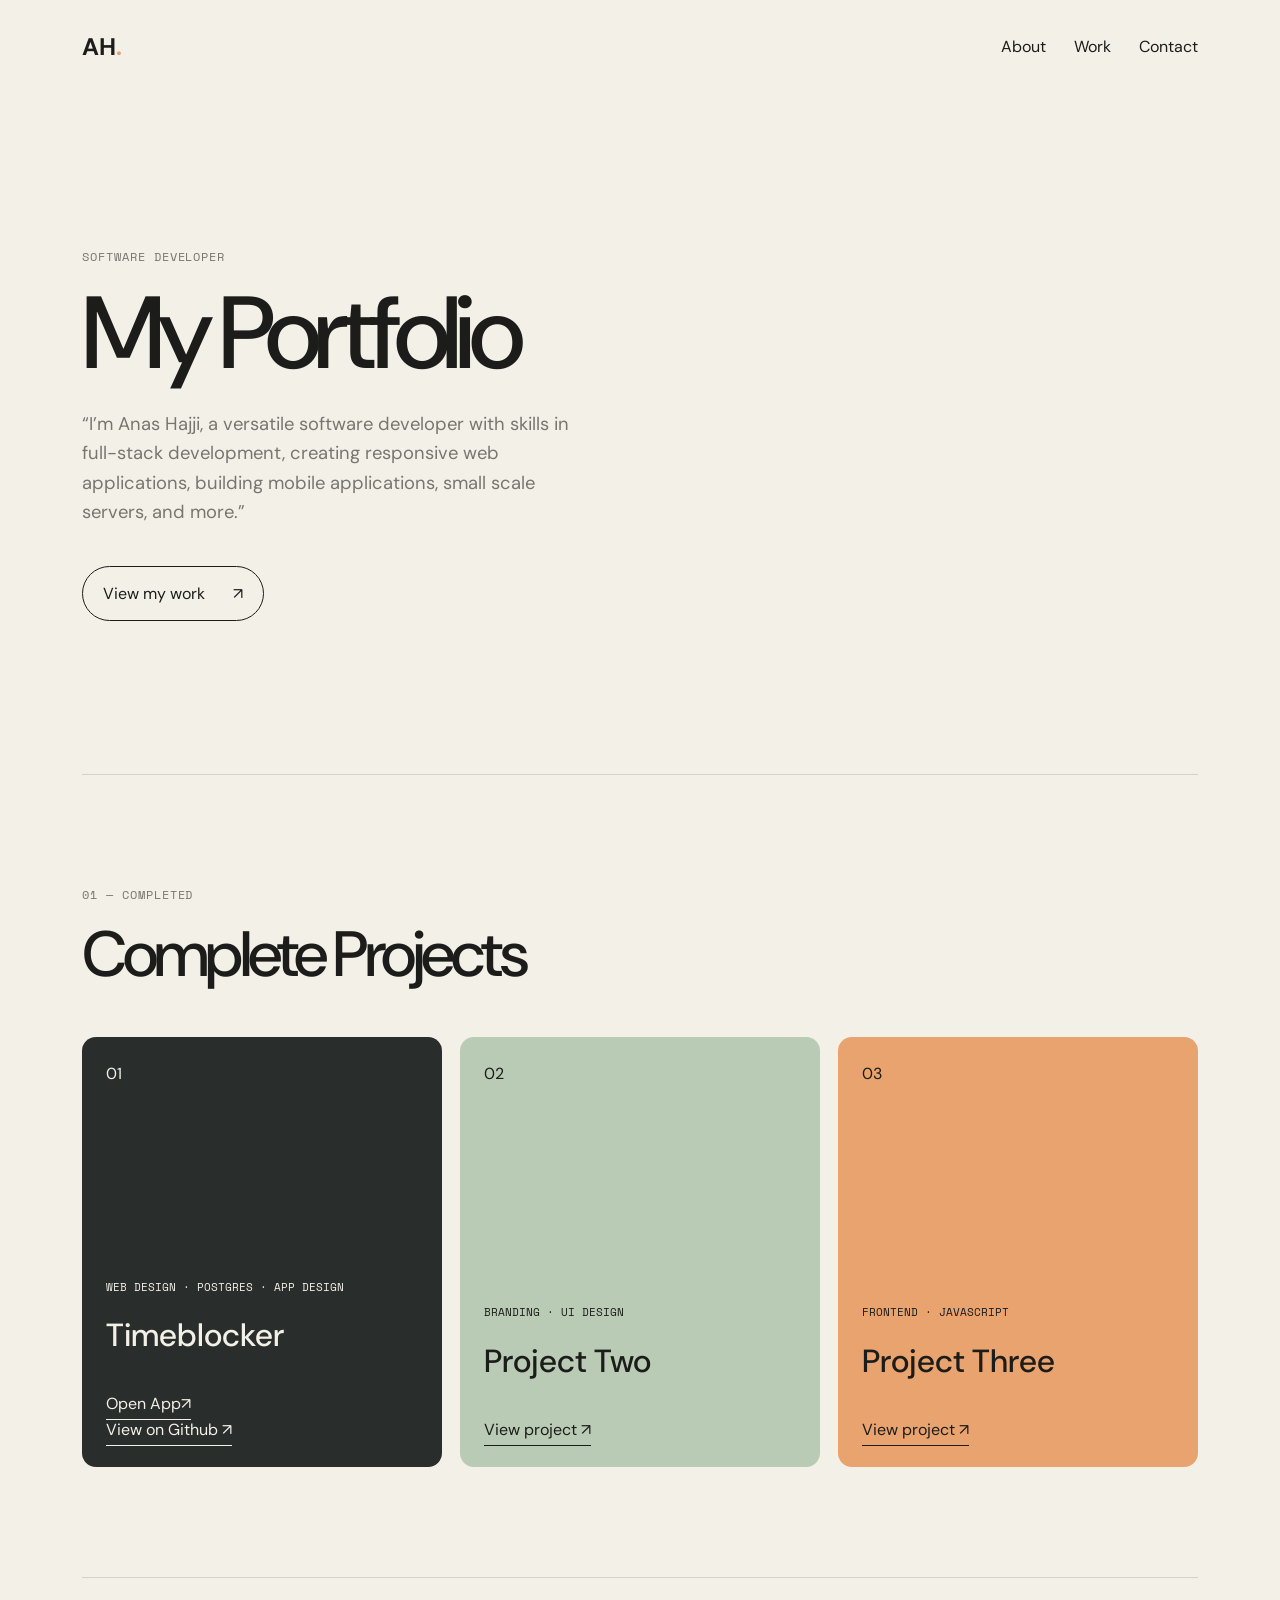
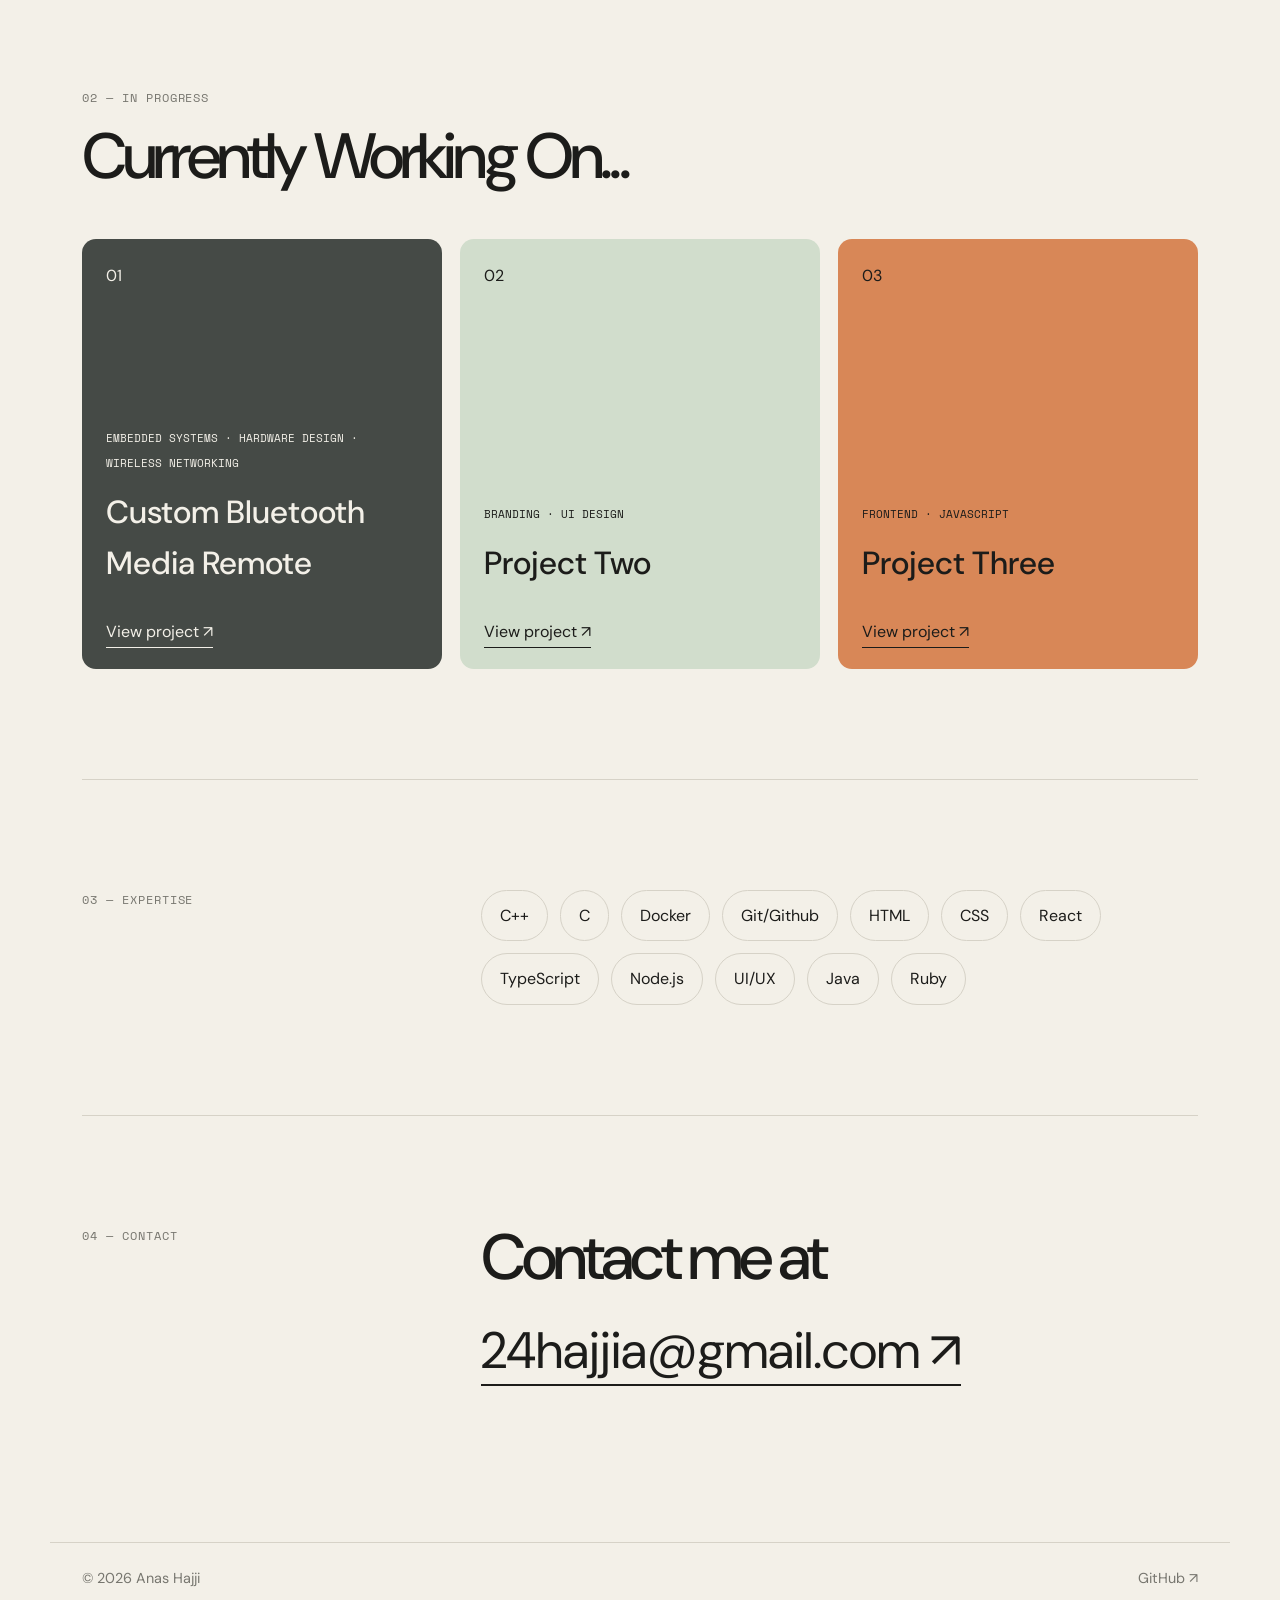
<file: index.html>
<!DOCTYPE html>
<html lang="en">
<head>
    <meta charset="UTF-8">
    <meta name="viewport" content="width=device-width, initial-scale=1.0">
    <meta name="description" content="Portfolio of Anas Hajji, designer and developer.">
    <title>Anas Hajji — Portfolio</title>
    <link rel="stylesheet" href="style.css">
</head>
<body>
    <header class="site-header">
        <a class="logo" href="index.html" aria-label="Anas Hajji home">AH<span>.</span></a>
        <button class="menu-toggle" type="button" aria-label="Toggle navigation" aria-expanded="false">☰</button>
        <nav class="nav" aria-label="Main navigation">
            <a href="#about">About</a>
            <a href="#work">Work</a>
            <a href="#contact">Contact</a>
        </nav>
    </header>

    <main>
        <section class="hero">
            <p class="eyebrow">Software Developer</p>
            <h1>My Portfolio</h1>
            <p class="hero-text">“I’m Anas Hajji, a versatile software developer with skills in full-stack development, creating responsive web applications, building mobile applications, small scale servers, and more.”</p>
            <a class="button" href="#work">View my work <span>↗</span></a>
        </section>


        <section class="work" id="work">
            <p class="section-label">01 — Completed</p>
            <h2>Complete Projects</h2>
            <div class="project-grid">
                <article class="project-card project-card--dark">
                    <p>01</p>
                    <div><small>Web Design · Postgres · App Design</small><h3>Timeblocker</h3><a href="https://capstone-alpha-nine.vercel.app/">Open App↗</a><br><a href="https://github.com/hajjia24/Capstone">View on Github ↗</a></div>
                </article>
                <article class="project-card project-card--green">
                    <p>02</p>
                    <div><small>Branding · UI Design</small><h3>Project Two</h3><a href="projects/index.html">View project ↗</a></div>
                </article>
                <article class="project-card project-card--orange">
                    <p>03</p>
                    <div><small>Frontend · JavaScript</small><h3>Project Three</h3><a href="projects/index.html">View project ↗</a></div>
                </article>
            </div>
        </section>

        <section class="work" id="work">
            <p class="section-label">02 — In Progress</p>
            <h2>Currently Working On...</h2>
            <div class="project-grid">
                <article class="project-card project-card--dark-alt">
                    <p>01</p>
                    <div><small>Embedded Systems · Hardware Design · Wireless Networking </small><h3>Custom Bluetooth Media Remote</h3><a href="https://github.com/hajjia24/esp32c3-ble-media-remote">View project ↗</a></div>
                </article>
                <article class="project-card project-card--green-alt">
                    <p>02</p>
                    <div><small>Branding · UI Design</small><h3>Project Two</h3><a href="projects/index.html">View project ↗</a></div>
                </article>
                <article class="project-card project-card--orange-alt">
                    <p>03</p>
                    <div><small>Frontend · JavaScript</small><h3>Project Three</h3><a href="projects/index.html">View project ↗</a></div>
                </article>
            </div>
        </section>

        <section class="skills">
            <p class="section-label">03 — Expertise</p>
            <div class="skill-list"><span>C++</span><span>C</span><span>Docker</span><span>Git/Github</span><span>HTML</span><span>CSS</span><span>React</span><span>TypeScript</span><span>Node.js</span><span>UI/UX</span><span>Java</span><span>Ruby</span></div>
        </section>

        <section class="contact" id="contact">
            <p class="section-label">04 — Contact</p>
            <div><h2>Contact me at</h2><a class="contact-link" href="mailto:hello@example.com">24hajjia@gmail.com ↗</a></div>
        </section>
    </main>

    <footer><p>© 2026 Anas Hajji</p><a href="https://github.com/anas-hajji" target="_blank" rel="noopener">GitHub ↗</a></footer>
    <script src="script.js"></script>
</body>
</html>
</file>
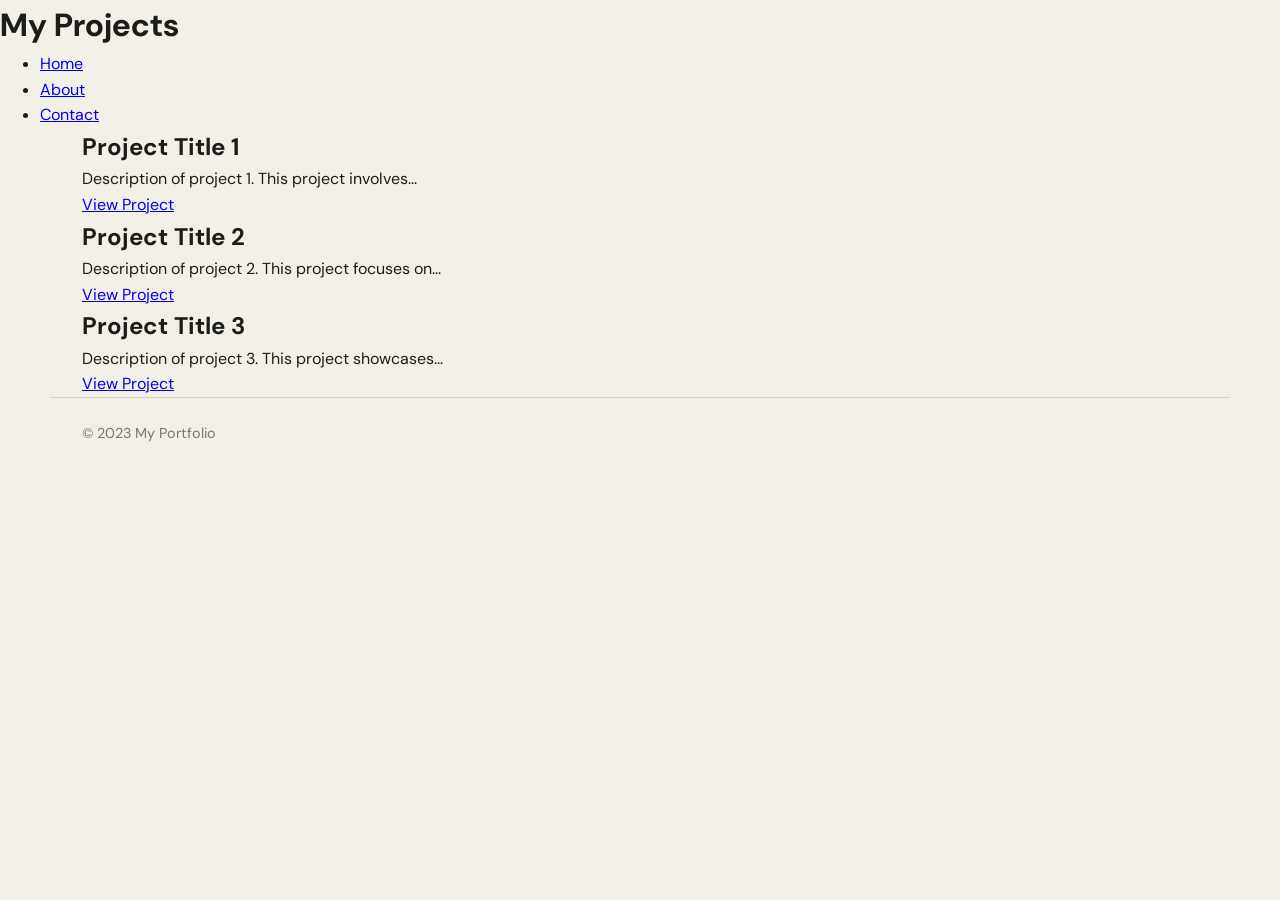
<file: projects/index.html>
<!DOCTYPE html>
<html lang="en">
<head>
    <meta charset="UTF-8">
    <meta name="viewport" content="width=device-width, initial-scale=1.0">
    <title>My Projects</title>
    <link rel="stylesheet" href="../style.css">
</head>
<body>
    <header>
        <h1>My Projects</h1>
        <nav>
            <ul>
                <li><a href="../index.html">Home</a></li>
                <li><a href="#">About</a></li>
                <li><a href="#">Contact</a></li>
            </ul>
        </nav>
    </header>
    <main>
        <section class="project">
            <h2>Project Title 1</h2>
            <p>Description of project 1. This project involves...</p>
            <a href="#" class="project-link">View Project</a>
        </section>
        <section class="project">
            <h2>Project Title 2</h2>
            <p>Description of project 2. This project focuses on...</p>
            <a href="#" class="project-link">View Project</a>
        </section>
        <section class="project">
            <h2>Project Title 3</h2>
            <p>Description of project 3. This project showcases...</p>
            <a href="#" class="project-link">View Project</a>
        </section>
    </main>
    <footer>
        <p>&copy; 2023 My Portfolio</p>
    </footer>
    <script src="../script.js"></script>
</body>
</html>
</file>
<file: style.css>
@import url('https://fonts.googleapis.com/css2?family=DM+Sans:wght@400;500;700&family=Space+Mono&display=swap');

:root { --cream:#f3f0e8; --ink:#1c1c1a; --muted:#77766f; --line:#d6d2c7; --green:#b9cbb5; --orange:#e9a36e; --radius:14px; }
* { box-sizing:border-box; margin:0; }
html { scroll-behavior:smooth; }
body { background:var(--cream); color:var(--ink); font-family:'DM Sans',sans-serif; line-height:1.6; }
.site-header, main, footer { max-width:1180px; margin:auto; padding-left:32px; padding-right:32px; }
.site-header { display:flex; align-items:center; justify-content:space-between; padding-top:28px; padding-bottom:28px; }
.logo { color:var(--ink); font-size:1.5rem; font-weight:700; text-decoration:none; }
.logo span { color:var(--orange); }
.nav { display:flex; gap:28px; }
.nav a, footer a, .project-card a { color:inherit; text-decoration:none; }
.nav a:hover, footer a:hover, .project-card a:hover { opacity:.6; }
.menu-toggle { display:none; border:0; background:none; color:var(--ink); font-size:1.5rem; cursor:pointer; }
.hero { min-height:680px; display:flex; flex-direction:column; justify-content:center; max-width:850px; padding:100px 0; }
.eyebrow, .section-label { color:var(--muted); font-family:'Space Mono',monospace; font-size:.75rem; letter-spacing:.08em; text-transform:uppercase; }
.hero h1 { max-width:800px; margin:18px 0 28px; font-size:clamp(3.5rem,8vw,7.5rem); font-weight:500; letter-spacing:-.07em; line-height:.95; }
.hero-text { max-width:500px; color:var(--muted); font-size:1.15rem; }
.button { width:fit-content; margin-top:38px; padding:14px 20px; border:1px solid var(--ink); border-radius:100px; color:var(--ink); text-decoration:none; transition:.2s ease; }
.button:hover { background:var(--ink); color:var(--cream); }
.button span { margin-left:24px; }
.intro, .skills, .contact { display:grid; grid-template-columns:1fr 2fr; gap:40px; border-top:1px solid var(--line); padding:110px 0; }
.intro h2, .work h2, .contact h2 { max-width:650px; margin-bottom:20px; font-size:clamp(2.2rem,5vw,4.5rem); font-weight:500; letter-spacing:-.06em; line-height:1; }
.intro p:not(.section-label) { max-width:530px; color:var(--muted); font-size:1.1rem; }
.work { border-top:1px solid var(--line); padding:110px 0; }
.work > h2 { margin-top:18px; }
.project-grid { display:grid; grid-template-columns:repeat(3,1fr); gap:18px; margin-top:50px; }
.project-card { min-height:430px; display:flex; flex-direction:column; justify-content:space-between; padding:24px; border-radius:var(--radius); }
.project-card--dark { background:#292d2b; color:var(--cream); } .project-card--green { background:var(--green); } .project-card--orange { background:var(--orange); }
.project-card--dark-alt { background:#454a46; color:var(--cream); } .project-card--green-alt { background:#d1ddcc; } .project-card--orange-alt { background:#d88757; }
.project-card small { font-family:'Space Mono',monospace; font-size:.7rem; text-transform:uppercase; }
.project-card h3 { margin:12px 0 30px; font-size:2rem; font-weight:500; }
.project-card a { border-bottom:1px solid currentColor; padding-bottom:5px; }
.skill-list { display:flex; flex-wrap:wrap; gap:12px; }
.skill-list span { border:1px solid var(--line); border-radius:100px; padding:12px 18px; }
.contact { padding-bottom:150px; }
.contact-link { width:fit-content; color:var(--ink); font-size:clamp(1.5rem,4vw,3.5rem); text-decoration:none; border-bottom:2px solid var(--ink); }
footer { display:flex; justify-content:space-between; border-top:1px solid var(--line); padding-top:24px; padding-bottom:32px; color:var(--muted); font-size:.9rem; }
@media (max-width:700px) {
    .site-header, main, footer { padding-left:20px; padding-right:20px; }
    .menu-toggle { display:block; }
    .nav { display:none; position:absolute; top:78px; right:20px; z-index:2; flex-direction:column; gap:14px; padding:20px; background:var(--ink); color:var(--cream); border-radius:var(--radius); }
    .nav.is-open { display:flex; }
    .hero { min-height:600px; padding:70px 0; }
    .intro, .skills, .contact { grid-template-columns:1fr; padding:75px 0; }
    .project-grid { grid-template-columns:1fr; }
    .project-card { min-height:330px; }
    footer { flex-direction:column; gap:10px; }
}
</file>
